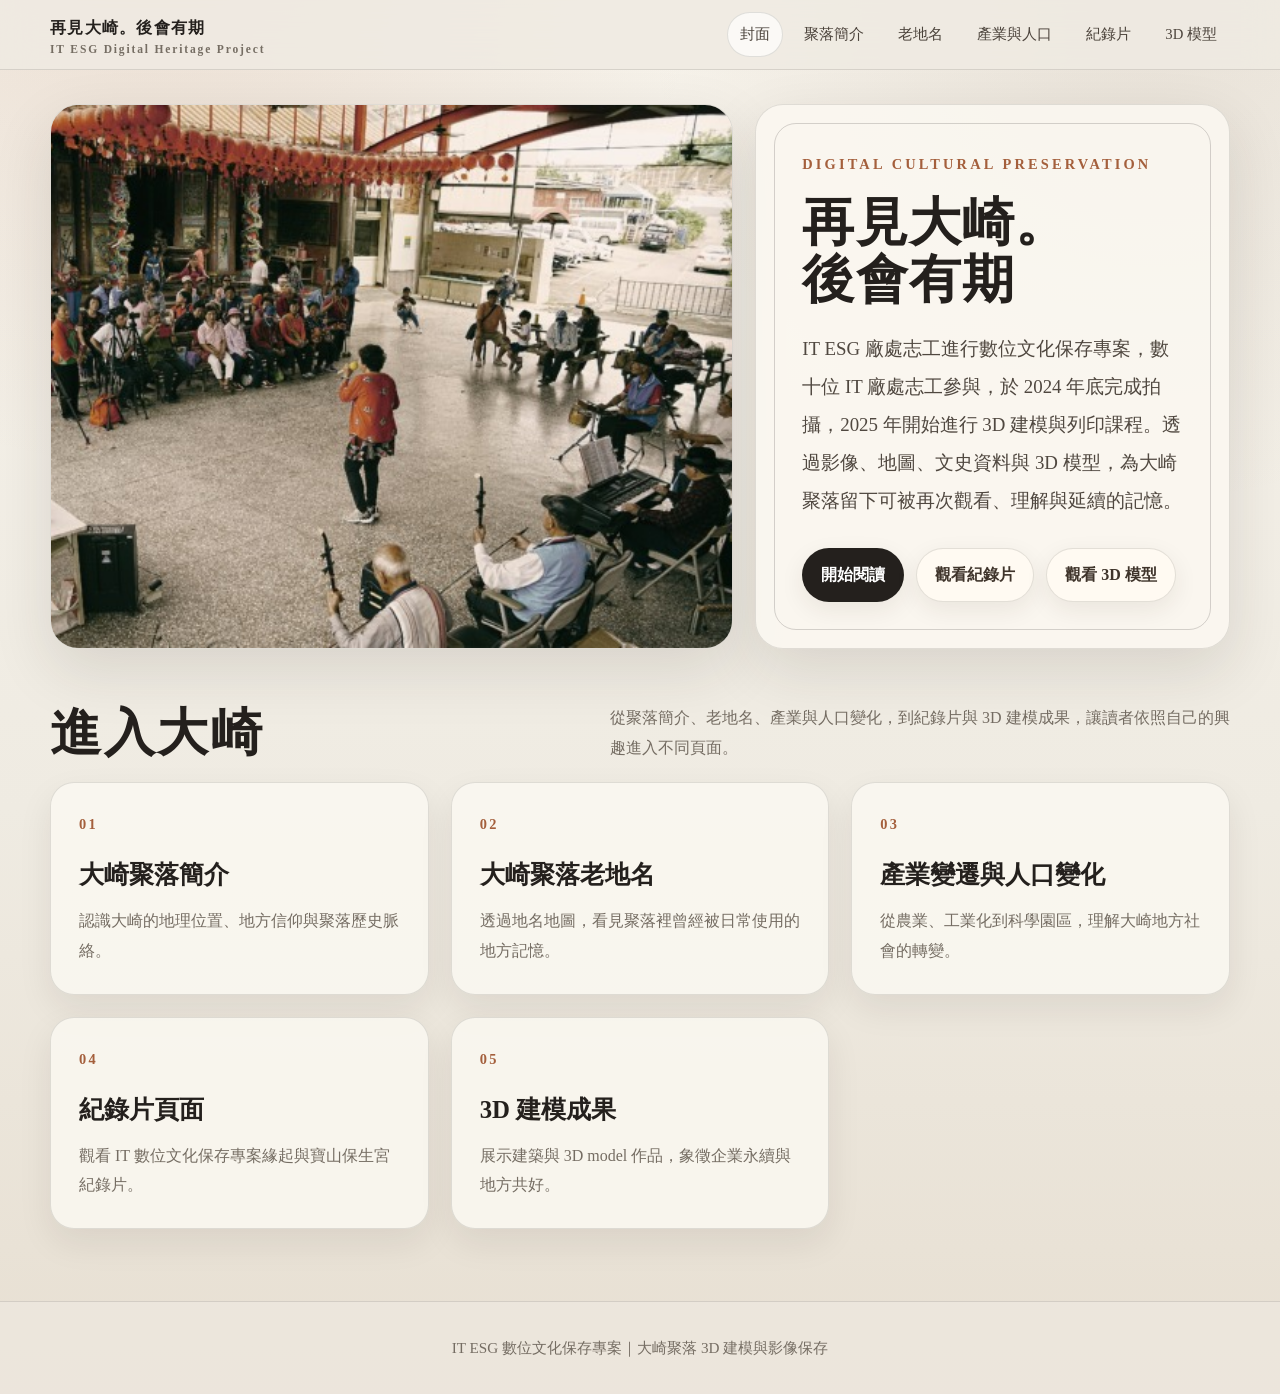
<file: index.html>
<!doctype html>
<html lang="zh-Hant-TW">
<head>
  <meta charset="utf-8" />
  <meta name="viewport" content="width=device-width, initial-scale=1" />
  <title>再見大崎。後會有期｜IT ESG 數位文化保存專案</title>
  <meta name="description" content="IT ESG 廠處志工進行數位文化保存專案，透過影像、文史資料與 3D 建模保存大崎聚落記憶。" />
  <link rel="stylesheet" href="assets/style.css" />
</head>
<body>
<header class="site-header">
  <nav class="nav">
    <a class="brand" href="index.html">再見大崎。後會有期<small>IT ESG Digital Heritage Project</small></a>
    <div class="nav-links">
      <a class="active" href="index.html">封面</a>
      <a href="intro.html">聚落簡介</a>
      <a href="placenames.html">老地名</a>
      <a href="industry.html">產業與人口</a>
      <a href="documentary.html">紀錄片</a>
      <a href="models.html">3D 模型</a>
    </div>
  </nav>
</header>

<main class="container">
  <section class="hero">
    <div class="hero-photo"><img src="assets/cover-photo.jpg" alt="大崎聚落活動影像：廟埕、山歌與地方居民" /></div>
    <div class="panel">
      <p class="kicker">DIGITAL CULTURAL PRESERVATION</p>
      <h1 class="cover-title"><span>再見大崎。</span><span>後會有期</span></h1>
      <p class="lead">IT ESG 廠處志工進行數位文化保存專案，數十位 IT 廠處志工參與，於 2024 年底完成拍攝，2025 年開始進行 3D 建模與列印課程。透過影像、地圖、文史資料與 3D 模型，為大崎聚落留下可被再次觀看、理解與延續的記憶。</p>
      <div class="button-row">
        <a class="btn primary" href="#pages">開始閱讀</a>
        <a class="btn" href="documentary.html">觀看紀錄片</a>
        <a class="btn" href="models.html">觀看 3D 模型</a>
      </div>
    </div>
  </section>

  <section id="pages">
    <div class="section-head">
      <h2>進入大崎</h2>
      <p>從聚落簡介、老地名、產業與人口變化，到紀錄片與 3D 建模成果，讓讀者依照自己的興趣進入不同頁面。</p>
    </div>
    <div class="grid three">
      <a class="menu-card" href="intro.html"><span class="num">01</span><div><h3>大崎聚落簡介</h3><p>認識大崎的地理位置、地方信仰與聚落歷史脈絡。</p></div></a>
      <a class="menu-card" href="placenames.html"><span class="num">02</span><div><h3>大崎聚落老地名</h3><p>透過地名地圖，看見聚落裡曾經被日常使用的地方記憶。</p></div></a>
      <a class="menu-card" href="industry.html"><span class="num">03</span><div><h3>產業變遷與人口變化</h3><p>從農業、工業化到科學園區，理解大崎地方社會的轉變。</p></div></a>
      <a class="menu-card" href="documentary.html"><span class="num">04</span><div><h3>紀錄片頁面</h3><p>觀看 IT 數位文化保存專案緣起與寶山保生宮紀錄片。</p></div></a>
      <a class="menu-card" href="models.html"><span class="num">05</span><div><h3>3D 建模成果</h3><p>展示建築與 3D model 作品，象徵企業永續與地方共好。</p></div></a>
    </div>
  </section>
</main>
<footer class="footer">IT ESG 數位文化保存專案｜大崎聚落 3D 建模與影像保存</footer>
</body>
</html>
</file>
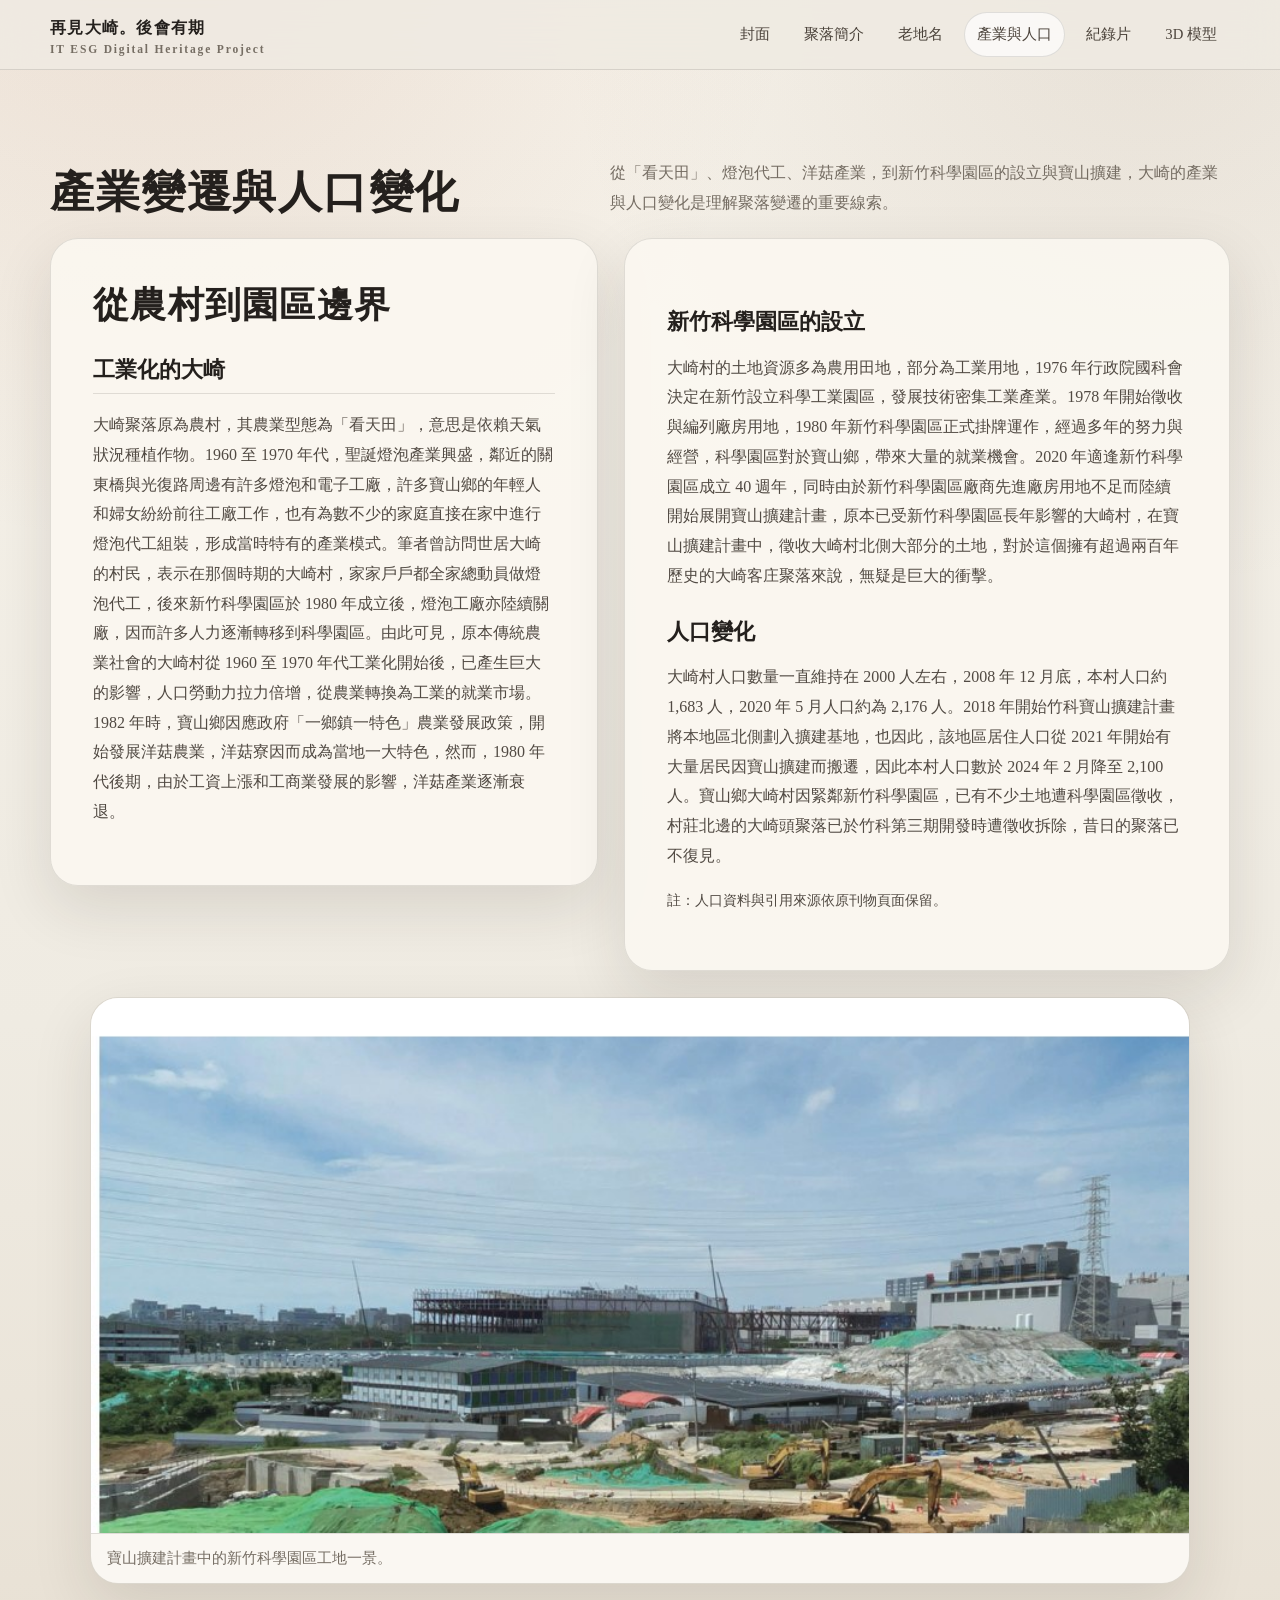
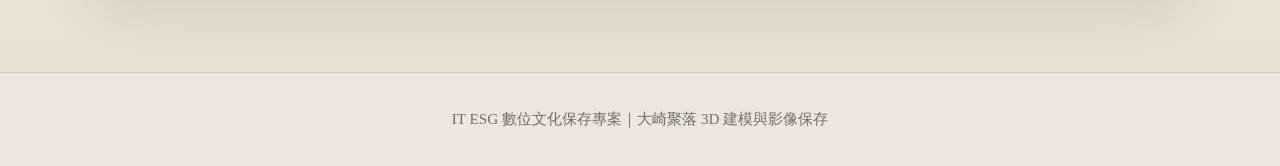
<file: industry.html>
<!doctype html>
<html lang="zh-Hant-TW">
<head>
  <meta charset="utf-8" />
  <meta name="viewport" content="width=device-width, initial-scale=1" />
  <title>產業變遷與人口變化｜再見大崎。後會有期</title>
  <link rel="stylesheet" href="assets/style.css" />
</head>
<body>
<header class="site-header"><nav class="nav"><a class="brand" href="index.html">再見大崎。後會有期<small>IT ESG Digital Heritage Project</small></a><div class="nav-links"><a href="index.html">封面</a><a href="intro.html">聚落簡介</a><a href="placenames.html">老地名</a><a class="active" href="industry.html">產業與人口</a><a href="documentary.html">紀錄片</a><a href="models.html">3D 模型</a></div></nav></header>
<main class="container">
  <div class="section-head"><h2 class="no-wrap-title">產業變遷與人口變化</h2><p>從「看天田」、燈泡代工、洋菇產業，到新竹科學園區的設立與寶山擴建，大崎的產業與人口變化是理解聚落變遷的重要線索。</p></div>

  <section class="content-layout">
    <article class="text-card">
      <h2 class="compact-title">從農村到園區邊界</h2>
      <div class="article-section"><h3>工業化的大崎</h3><p>大崎聚落原為農村，其農業型態為「看天田」，意思是依賴天氣狀況種植作物。1960 至 1970 年代，聖誕燈泡產業興盛，鄰近的關東橋與光復路周邊有許多燈泡和電子工廠，許多寶山鄉的年輕人和婦女紛紛前往工廠工作，也有為數不少的家庭直接在家中進行燈泡代工組裝，形成當時特有的產業模式。筆者曾訪問世居大崎的村民，表示在那個時期的大崎村，家家戶戶都全家總動員做燈泡代工，後來新竹科學園區於 1980 年成立後，燈泡工廠亦陸續關廠，因而許多人力逐漸轉移到科學園區。由此可見，原本傳統農業社會的大崎村從 1960 至 1970 年代工業化開始後，已產生巨大的影響，人口勞動力拉力倍增，從農業轉換為工業的就業市場。1982 年時，寶山鄉因應政府「一鄉鎮一特色」農業發展政策，開始發展洋菇農業，洋菇寮因而成為當地一大特色，然而，1980 年代後期，由於工資上漲和工商業發展的影響，洋菇產業逐漸衰退。</p></div>
    </article>
    <article class="text-card">
      <h3>新竹科學園區的設立</h3><p>大崎村的土地資源多為農用田地，部分為工業用地，1976 年行政院國科會決定在新竹設立科學工業園區，發展技術密集工業產業。1978 年開始徵收與編列廠房用地，1980 年新竹科學園區正式掛牌運作，經過多年的努力與經營，科學園區對於寶山鄉，帶來大量的就業機會。2020 年適逢新竹科學園區成立 40 週年，同時由於新竹科學園區廠商先進廠房用地不足而陸續開始展開寶山擴建計畫，原本已受新竹科學園區長年影響的大崎村，在寶山擴建計畫中，徵收大崎村北側大部分的土地，對於這個擁有超過兩百年歷史的大崎客庄聚落來說，無疑是巨大的衝擊。</p>
      <h3>人口變化</h3><p>大崎村人口數量一直維持在 2000 人左右，2008 年 12 月底，本村人口約 1,683 人，2020 年 5 月人口約為 2,176 人。2018 年開始竹科寶山擴建計畫將本地區北側劃入擴建基地，也因此，該地區居住人口從 2021 年開始有大量居民因寶山擴建而搬遷，因此本村人口數於 2024 年 2 月降至 2,100 人。寶山鄉大崎村因緊鄰新竹科學園區，已有不少土地遭科學園區徵收，村莊北邊的大崎頭聚落已於竹科第三期開發時遭徵收拆除，昔日的聚落已不復見。</p><p class="source-note">註：人口資料與引用來源依原刊物頁面保留。</p>
    </article>
  </section>

  <section class="full-width-feature article-section">
    <figure class="image-card"><img src="assets/industry-construction.jpg" alt="寶山擴建計畫中的新竹科學園區工地一景" /><figcaption class="caption">寶山擴建計畫中的新竹科學園區工地一景。</figcaption></figure>
  </section>
</main>
<footer class="footer">IT ESG 數位文化保存專案｜大崎聚落 3D 建模與影像保存</footer>
</body>
</html>
</file>
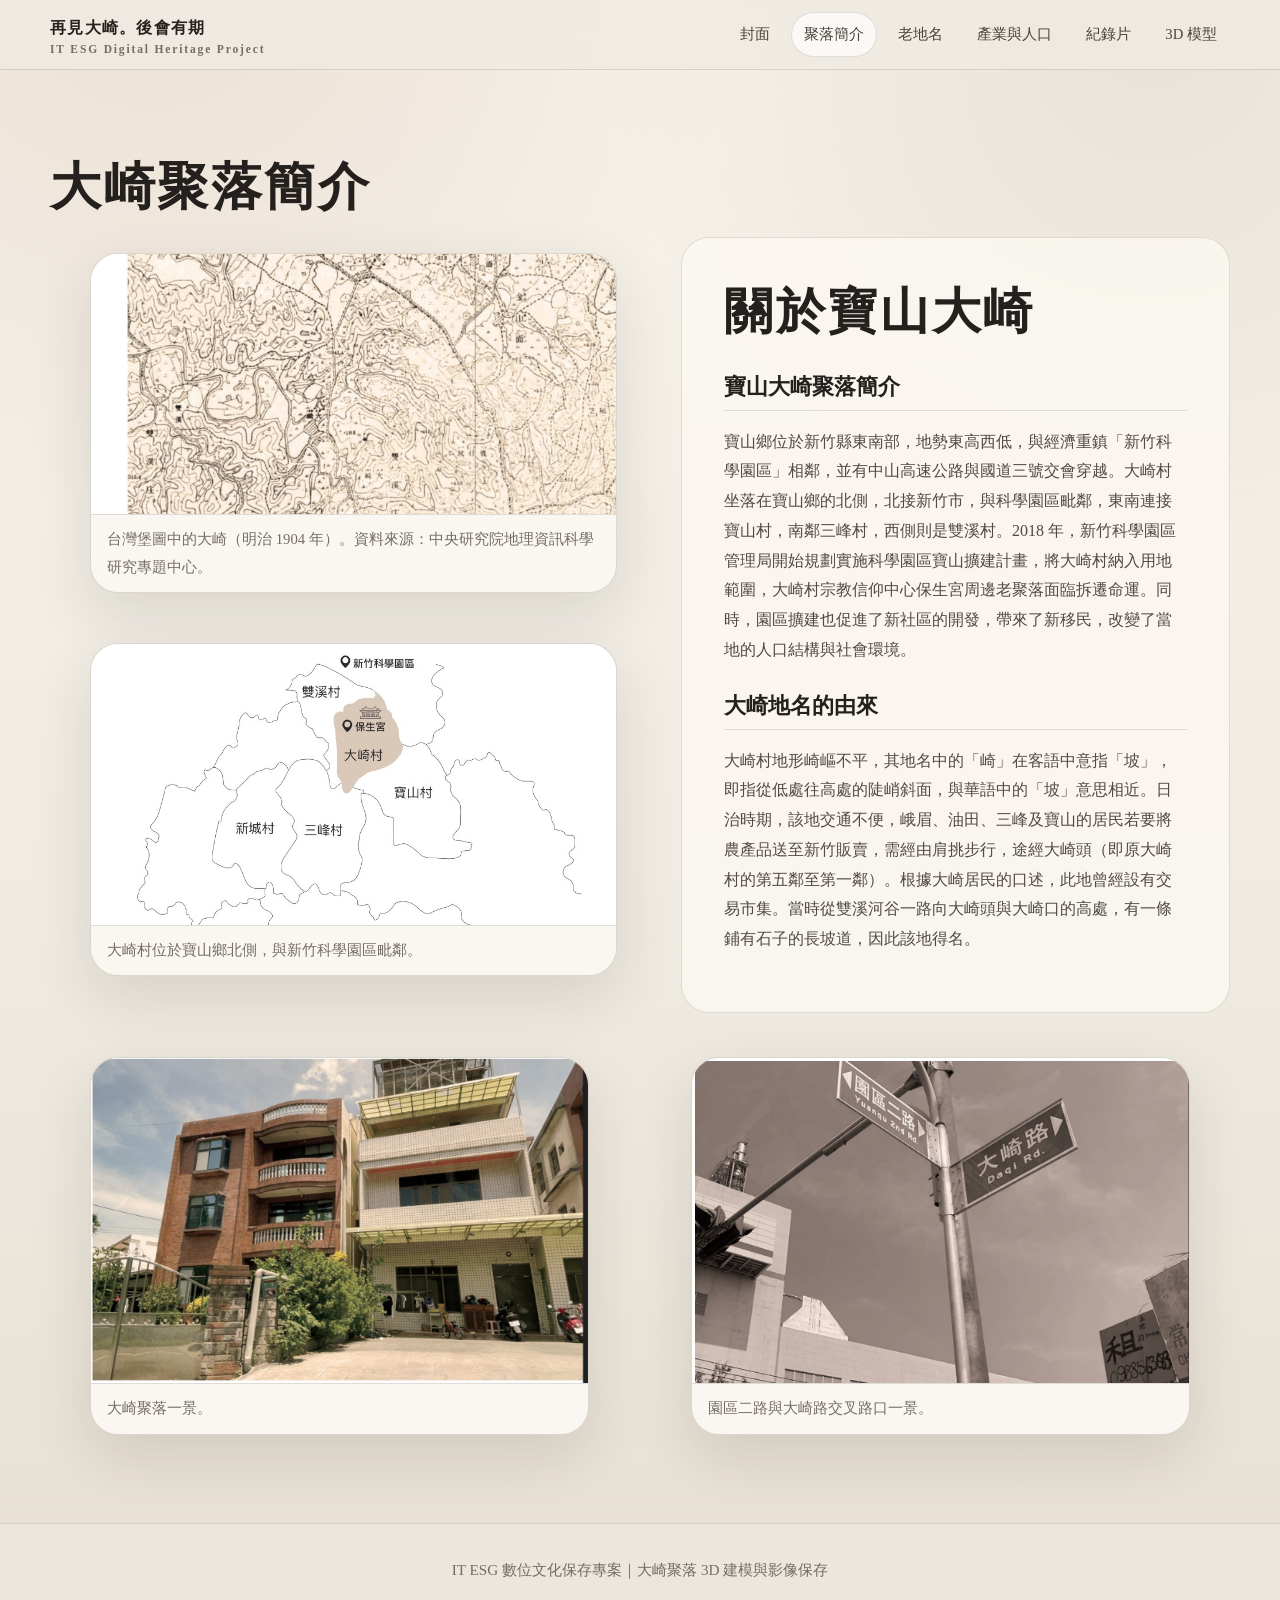
<file: intro.html>
<!doctype html>
<html lang="zh-Hant-TW">
<head>
  <meta charset="utf-8" />
  <meta name="viewport" content="width=device-width, initial-scale=1" />
  <title>大崎聚落簡介｜再見大崎。後會有期</title>
  <link rel="stylesheet" href="assets/style.css" />
</head>
<body>
<header class="site-header"><nav class="nav"><a class="brand" href="index.html">再見大崎。後會有期<small>IT ESG Digital Heritage Project</small></a><div class="nav-links"><a href="index.html">封面</a><a class="active" href="intro.html">聚落簡介</a><a href="placenames.html">老地名</a><a href="industry.html">產業與人口</a><a href="documentary.html">紀錄片</a><a href="models.html">3D 模型</a></div></nav></header>
<main class="container">
  <div class="section-head no-desc"><h2>大崎聚落簡介</h2></div>

  <section class="map-feature">
    <div class="image-stack">
      <figure class="image-card"><img src="assets/intro-taiwan-map.jpg" alt="台灣堡圖中的大崎，明治1904年" /><figcaption class="caption">台灣堡圖中的大崎（明治 1904 年）。資料來源：中央研究院地理資訊科學研究專題中心。</figcaption></figure>
      <figure class="image-card"><img src="assets/intro-location-map.jpg" alt="大崎村、保生宮與新竹科學園區位置圖" /><figcaption class="caption">大崎村位於寶山鄉北側，與新竹科學園區毗鄰。</figcaption></figure>
    </div>
    <article class="text-card">
      <h2>關於寶山大崎</h2>
      <div class="article-section">
        <h3>寶山大崎聚落簡介</h3>
        <p>寶山鄉位於新竹縣東南部，地勢東高西低，與經濟重鎮「新竹科學園區」相鄰，並有中山高速公路與國道三號交會穿越。大崎村坐落在寶山鄉的北側，北接新竹市，與科學園區毗鄰，東南連接寶山村，南鄰三峰村，西側則是雙溪村。2018 年，新竹科學園區管理局開始規劃實施科學園區寶山擴建計畫，將大崎村納入用地範圍，大崎村宗教信仰中心保生宮周邊老聚落面臨拆遷命運。同時，園區擴建也促進了新社區的開發，帶來了新移民，改變了當地的人口結構與社會環境。</p>
      </div>
      <div class="article-section">
        <h3>大崎地名的由來</h3>
        <p>大崎村地形崎嶇不平，其地名中的「崎」在客語中意指「坡」，即指從低處往高處的陡峭斜面，與華語中的「坡」意思相近。日治時期，該地交通不便，峨眉、油田、三峰及寶山的居民若要將農產品送至新竹販賣，需經由肩挑步行，途經大崎頭（即原大崎村的第五鄰至第一鄰）。根據大崎居民的口述，此地曾經設有交易市集。當時從雙溪河谷一路向大崎頭與大崎口的高處，有一條鋪有石子的長坡道，因此該地得名。</p>
      </div>
    </article>
  </section>

  <section class="grid two">
    <figure class="image-card"><img src="assets/intro-old-settlement.jpg" alt="大崎老聚落一景" /><figcaption class="caption">大崎聚落一景。</figcaption></figure>
    <figure class="image-card"><img src="assets/intro-road.jpg" alt="園區二路與大崎路交叉路口一景" /><figcaption class="caption">園區二路與大崎路交叉路口一景。</figcaption></figure>
  </section>
</main>
<footer class="footer">IT ESG 數位文化保存專案｜大崎聚落 3D 建模與影像保存</footer>
</body>
</html>
</file>
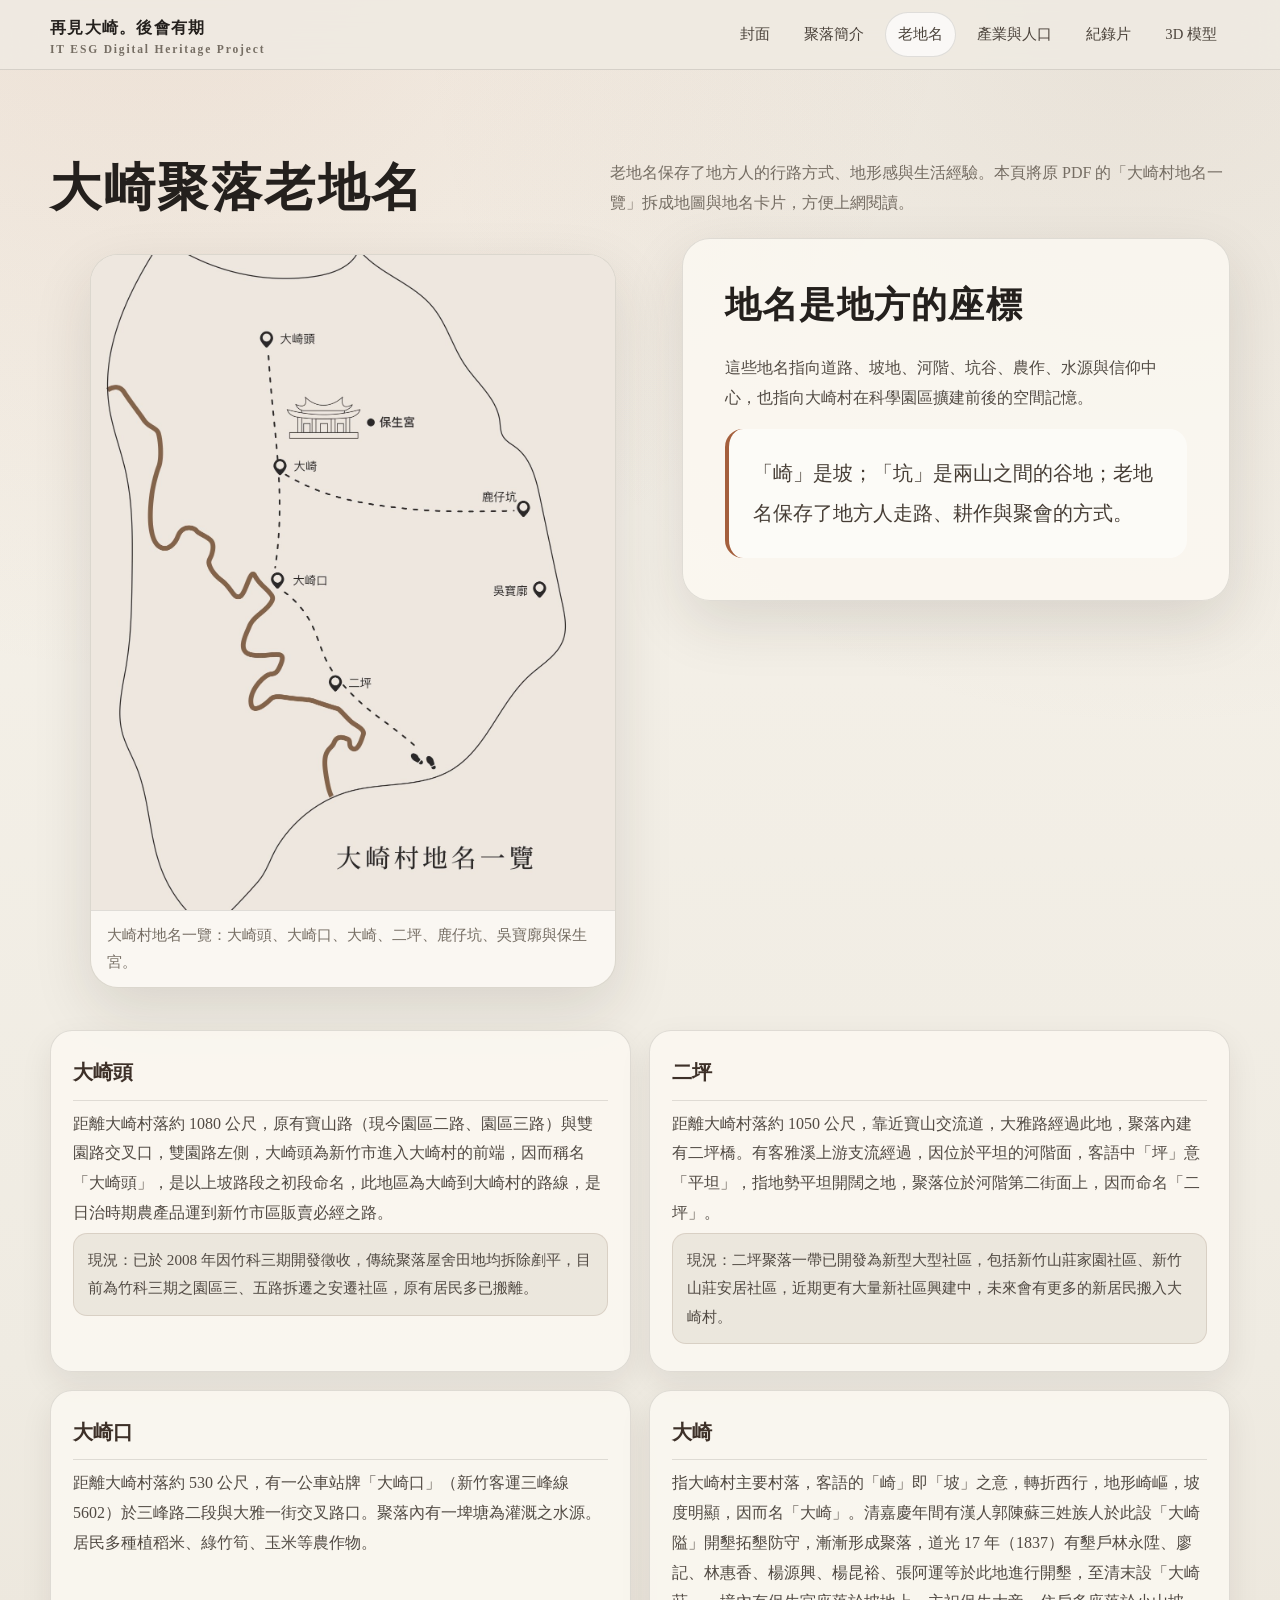
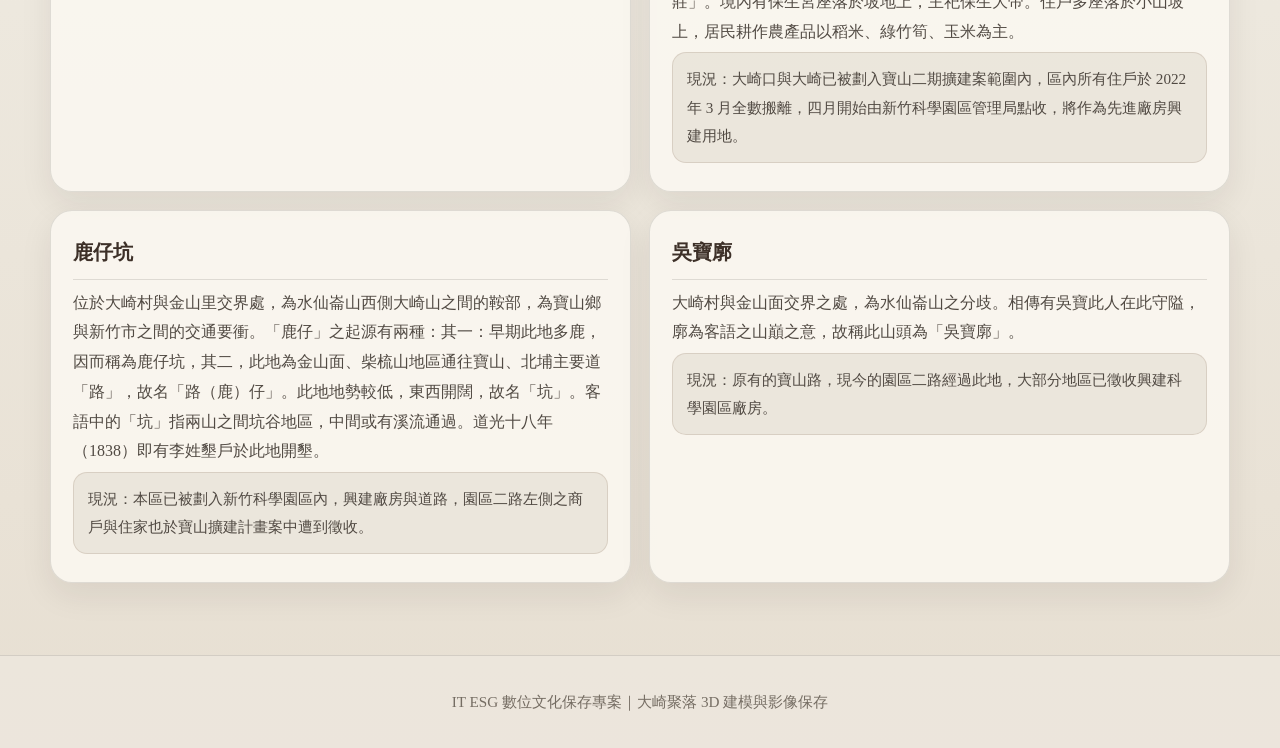
<file: placenames.html>
<!doctype html>
<html lang="zh-Hant-TW">
<head>
  <meta charset="utf-8" />
  <meta name="viewport" content="width=device-width, initial-scale=1" />
  <title>大崎聚落老地名｜再見大崎。後會有期</title>
  <link rel="stylesheet" href="assets/style.css" />
</head>
<body>
<header class="site-header"><nav class="nav"><a class="brand" href="index.html">再見大崎。後會有期<small>IT ESG Digital Heritage Project</small></a><div class="nav-links"><a href="index.html">封面</a><a href="intro.html">聚落簡介</a><a class="active" href="placenames.html">老地名</a><a href="industry.html">產業與人口</a><a href="documentary.html">紀錄片</a><a href="models.html">3D 模型</a></div></nav></header>
<main class="container">
  <div class="section-head"><h2>大崎聚落老地名</h2><p>老地名保存了地方人的行路方式、地形感與生活經驗。本頁將原 PDF 的「大崎村地名一覽」拆成地圖與地名卡片，方便上網閱讀。</p></div>

  <section class="content-layout flip">
    <figure class="image-card"><img src="assets/placenames-map.jpg" alt="大崎村地名一覽地圖" /><figcaption class="caption">大崎村地名一覽：大崎頭、大崎口、大崎、二坪、鹿仔坑、吳寶廓與保生宮。</figcaption></figure>
    <article class="text-card">
      <h2 class="compact-title">地名是地方的座標</h2>
      <p>這些地名指向道路、坡地、河階、坑谷、農作、水源與信仰中心，也指向大崎村在科學園區擴建前後的空間記憶。</p>
      <div class="quote">「崎」是坡；「坑」是兩山之間的谷地；老地名保存了地方人走路、耕作與聚會的方式。</div>
    </article>
  </section>

  <section class="article-section">
    <div class="place-list">
      <article class="place-card"><h3>大崎頭</h3><p>距離大崎村落約 1080 公尺，原有寶山路（現今園區二路、園區三路）與雙園路交叉口，雙園路左側，大崎頭為新竹市進入大崎村的前端，因而稱名「大崎頭」，是以上坡路段之初段命名，此地區為大崎到大崎村的路線，是日治時期農產品運到新竹市區販賣必經之路。</p><p class="status">現況：已於 2008 年因竹科三期開發徵收，傳統聚落屋舍田地均拆除剷平，目前為竹科三期之園區三、五路拆遷之安遷社區，原有居民多已搬離。</p></article>
      <article class="place-card"><h3>二坪</h3><p>距離大崎村落約 1050 公尺，靠近寶山交流道，大雅路經過此地，聚落內建有二坪橋。有客雅溪上游支流經過，因位於平坦的河階面，客語中「坪」意「平坦」，指地勢平坦開闊之地，聚落位於河階第二街面上，因而命名「二坪」。</p><p class="status">現況：二坪聚落一帶已開發為新型大型社區，包括新竹山莊家園社區、新竹山莊安居社區，近期更有大量新社區興建中，未來會有更多的新居民搬入大崎村。</p></article>
      <article class="place-card"><h3>大崎口</h3><p>距離大崎村落約 530 公尺，有一公車站牌「大崎口」（新竹客運三峰線 5602）於三峰路二段與大雅一街交叉路口。聚落內有一埤塘為灌溉之水源。居民多種植稻米、綠竹筍、玉米等農作物。</p></article>
      <article class="place-card"><h3>大崎</h3><p>指大崎村主要村落，客語的「崎」即「坡」之意，轉折西行，地形崎嶇，坡度明顯，因而名「大崎」。清嘉慶年間有漢人郭陳蘇三姓族人於此設「大崎隘」開墾拓墾防守，漸漸形成聚落，道光 17 年（1837）有墾戶林永陞、廖記、林惠香、楊源興、楊昆裕、張阿運等於此地進行開墾，至清末設「大崎莊」。境內有保生宮座落於坡地上，主祀保生大帝。住戶多座落於小山坡上，居民耕作農產品以稻米、綠竹筍、玉米為主。</p><p class="status">現況：大崎口與大崎已被劃入寶山二期擴建案範圍內，區內所有住戶於 2022 年 3 月全數搬離，四月開始由新竹科學園區管理局點收，將作為先進廠房興建用地。</p></article>
      <article class="place-card"><h3>鹿仔坑</h3><p>位於大崎村與金山里交界處，為水仙崙山西側大崎山之間的鞍部，為寶山鄉與新竹市之間的交通要衝。「鹿仔」之起源有兩種：其一：早期此地多鹿，因而稱為鹿仔坑，其二，此地為金山面、柴梳山地區通往寶山、北埔主要道「路」，故名「路（鹿）仔」。此地地勢較低，東西開闊，故名「坑」。客語中的「坑」指兩山之間坑谷地區，中間或有溪流通過。道光十八年（1838）即有李姓墾戶於此地開墾。</p><p class="status">現況：本區已被劃入新竹科學園區內，興建廠房與道路，園區二路左側之商戶與住家也於寶山擴建計畫案中遭到徵收。</p></article>
      <article class="place-card"><h3>吳寶廓</h3><p>大崎村與金山面交界之處，為水仙崙山之分歧。相傳有吳寶此人在此守隘，廓為客語之山巔之意，故稱此山頭為「吳寶廓」。</p><p class="status">現況：原有的寶山路，現今的園區二路經過此地，大部分地區已徵收興建科學園區廠房。</p></article>
    </div>
  </section>
</main>
<footer class="footer">IT ESG 數位文化保存專案｜大崎聚落 3D 建模與影像保存</footer>
</body>
</html>
</file>
<file: assets/style.css>
:root{
  --bg:#efebe2;
  --paper:#fbf8f1;
  --paper2:#f5efe5;
  --ink:#24201d;
  --muted:#756d63;
  --line:#2b272321;
  --accent:#846b55;
  --accent2:#a45f3c;
  --shadow:0 22px 60px rgba(38,31,23,.12);
  --radius:28px;
}
*{box-sizing:border-box}
html{scroll-behavior:smooth}
body{
  margin:0;color:var(--ink);
  background:
    radial-gradient(circle at 12% -6%, rgba(164,95,60,.14), transparent 30%),
    radial-gradient(circle at 90% 0%, rgba(132,107,85,.13), transparent 28%),
    linear-gradient(180deg,#f7f3eb 0%, var(--bg) 58%, #e7dfd2 100%);
  font-family:"Noto Serif TC","Songti TC","PMingLiU","Noto Sans TC","PingFang TC","Microsoft JhengHei",serif;
  line-height:1.86;
}
a{color:inherit;text-decoration:none}
img{display:block;max-width:100%}
.site-header{position:sticky;top:0;z-index:20;backdrop-filter:blur(16px);background:rgba(239,235,226,.86);border-bottom:1px solid var(--line)}
.nav{width:min(1180px,calc(100% - 32px));margin:auto;display:flex;align-items:center;justify-content:space-between;gap:18px;padding:12px 0}
.brand{font-weight:800;letter-spacing:.08em;white-space:nowrap}.brand small{display:block;color:var(--muted);font-size:.72rem;letter-spacing:.16em;font-weight:600;line-height:1.2}
.nav-links{display:flex;gap:8px;align-items:center;flex-wrap:wrap;justify-content:flex-end}.nav-links a{padding:8px 12px;border-radius:999px;color:#4b433b;font-size:.92rem;border:1px solid transparent}.nav-links a:hover,.nav-links a.active{background:rgba(255,255,255,.65);border-color:var(--line)}
.container{width:min(1180px,calc(100% - 32px));margin:auto;padding:34px 0 72px}
.hero{display:grid;grid-template-columns:minmax(0,1.18fr) minmax(300px,.82fr);gap:22px;align-items:stretch}.hero-photo,.panel,.image-card,.text-card,.model-card,.video-card,.place-card{border:1px solid var(--line);background:rgba(251,248,241,.88);border-radius:var(--radius);box-shadow:var(--shadow);overflow:hidden}.hero-photo img{width:100%;height:100%;object-fit:cover;min-height:520px;object-position:center center}.panel{padding:clamp(24px,3.6vw,46px);display:flex;flex-direction:column;justify-content:center;position:relative}.panel:before{content:"";position:absolute;inset:18px;border:1px solid rgba(36,32,29,.18);border-radius:22px;pointer-events:none}.kicker{font-size:.9rem;letter-spacing:.22em;color:var(--accent2);font-weight:800;margin:0 0 16px}.cover-title{writing-mode:horizontal-tb;max-height:none;font-size:clamp(2.05rem,4.1vw,4.25rem);line-height:1.08;letter-spacing:.025em;margin:0 0 22px;font-weight:600;white-space:normal;overflow-wrap:normal}.cover-title span{display:block;white-space:nowrap}.lead{font-size:clamp(1.03rem,1.5vw,1.18rem);color:#504840;margin:0;line-height:2.02}.button-row{display:flex;gap:12px;flex-wrap:wrap;margin-top:28px}.btn{display:inline-flex;align-items:center;justify-content:center;padding:11px 18px;border-radius:999px;border:1px solid var(--line);background:#fffaf2;color:#3f342b;font-weight:800;box-shadow:0 8px 24px rgba(52,40,30,.08)}.btn.primary{background:var(--ink);color:#fff}
.section-head{margin:54px 0 20px;display:flex;align-items:end;justify-content:space-between;gap:24px}.section-head h2{margin:0;font-size:clamp(2rem,4vw,3.8rem);line-height:1.15;font-weight:600;letter-spacing:.05em}.section-head p{margin:0;color:var(--muted);max-width:620px}.grid{display:grid;gap:22px}.grid.two{grid-template-columns:repeat(2,minmax(0,1fr))}.grid.three{grid-template-columns:repeat(3,minmax(0,1fr))}.grid.auto{grid-template-columns:repeat(auto-fit,minmax(260px,1fr))}
.menu-card{padding:28px;border:1px solid var(--line);border-radius:24px;background:rgba(251,248,241,.84);box-shadow:0 14px 34px rgba(38,31,23,.08);min-height:210px;display:flex;flex-direction:column;justify-content:space-between;transition:.18s transform,.18s box-shadow}.menu-card:hover{transform:translateY(-4px);box-shadow:0 22px 48px rgba(38,31,23,.13)}.menu-card .num{font-size:.9rem;color:var(--accent2);font-weight:900;letter-spacing:.16em}.menu-card h3{font-size:1.55rem;margin:14px 0 8px}.menu-card p{margin:0;color:var(--muted)}
.content-layout{display:grid;grid-template-columns:minmax(0,.95fr) minmax(330px,1.05fr);gap:26px;align-items:start}.content-layout.flip{grid-template-columns:minmax(330px,1.05fr) minmax(0,.95fr)}.text-card{padding:clamp(24px,4vw,42px)}.text-card h2,.text-card h3{line-height:1.35}.text-card h2{font-size:clamp(2rem,3.8vw,3.7rem);margin:0 0 24px;font-weight:600;letter-spacing:.06em}.text-card h3{font-size:1.38rem;margin:26px 0 8px}.text-card p{color:#514a43}.text-card ul{padding-left:1.2em;color:#514a43}.text-card li{margin:.35em 0}.image-card{background:#f6f1e8}.image-card img{width:100%;height:auto}.caption{padding:11px 16px;color:var(--muted);font-size:.92rem;border-top:1px solid var(--line);background:rgba(255,255,255,.4)}.full-image{border-radius:var(--radius);overflow:hidden;border:1px solid var(--line);box-shadow:var(--shadow);background:#fff}.full-image img{width:100%}.quote{font-size:1.24rem;line-height:2.05;padding:24px;border-left:4px solid var(--accent2);background:rgba(255,255,255,.55);border-radius:18px;color:#463d35}.source-note{font-size:.9rem;color:var(--muted);margin-top:14px}
.article-section{margin-top:26px}.article-section h3{border-bottom:1px solid var(--line);padding-bottom:8px}.map-feature{display:grid;grid-template-columns:minmax(0,1.05fr) minmax(300px,.95fr);gap:24px;align-items:start;margin:20px 0 28px}.map-feature .text-card{box-shadow:none}.image-stack{display:grid;gap:18px}.place-list{display:grid;grid-template-columns:repeat(2,minmax(0,1fr));gap:18px}.place-card{padding:22px;border-radius:22px;box-shadow:0 12px 32px rgba(38,31,23,.08)}.place-card h3{margin:0 0 8px;font-size:1.28rem;color:#3d3028}.place-card p{margin:.35em 0;color:#514a43}.status{margin-top:12px;padding:12px 14px;border-radius:14px;background:rgba(132,107,85,.11);color:#5a4d43;border:1px solid rgba(132,107,85,.18);font-size:.95rem}.minor{font-size:.92rem;color:var(--muted)}
.video-grid{display:grid;grid-template-columns:repeat(2,minmax(0,1fr));gap:24px}.video-card{padding:18px}.video-card h3{font-size:1.35rem;margin:4px 4px 12px}.video-card p{color:var(--muted);margin:0 4px 14px}.video-box{aspect-ratio:16/9;width:100%;border:0;border-radius:20px;background:#2d2925;overflow:hidden;box-shadow:0 12px 36px rgba(38,31,23,.14)}.notice{padding:16px 18px;border:1px dashed rgba(164,95,60,.45);border-radius:18px;background:rgba(255,250,242,.78);color:#5a4d43}
model-viewer{width:100%;height:520px;min-height:420px;background:linear-gradient(180deg,#faf7ef,#e8dfd2);--poster-color:transparent}.model-card .body{padding:22px}.model-card h3{margin:0 0 8px;font-size:1.45rem}.model-card p{margin:0;color:var(--muted)}.footer{border-top:1px solid var(--line);padding:32px 0;color:var(--muted);text-align:center;font-size:.95rem;background:rgba(239,235,226,.62)}.vertical-title{writing-mode:vertical-rl;letter-spacing:.08em;font-size:clamp(2.6rem,5vw,5rem);line-height:1.35;margin:0 auto;color:#29231f}
@media (max-width:1060px){.cover-title{font-size:clamp(1.95rem,4.6vw,3.55rem)}}
@media (max-width:900px){.hero,.content-layout,.content-layout.flip,.grid.two,.grid.three,.map-feature,.video-grid,.place-list{grid-template-columns:1fr}.hero-photo img{min-height:320px}.nav{align-items:flex-start;flex-direction:column}.nav-links{justify-content:flex-start}.section-head{display:block}.section-head p{margin-top:12px}model-viewer{height:440px}.vertical-title{writing-mode:horizontal-tb;margin:0;text-align:left}.cover-title span{white-space:normal}}
@media (max-width:520px){.cover-title{font-size:clamp(1.75rem,9.2vw,2.65rem);letter-spacing:.01em}.panel{padding:28px 22px}.container{width:min(100% - 22px,1180px)}}


/* --- 2026-07 revision: prevent title wrapping, simplify video page, larger construction image --- */
.no-wrap-title{white-space:nowrap;font-size:clamp(1.65rem,3vw,2.75rem)!important;letter-spacing:.035em!important;line-height:1.18!important;}
.section-head h2.no-wrap-title{font-size:clamp(1.8rem,3.4vw,3.05rem)!important;}
.text-card h2.compact-title{white-space:nowrap;font-size:clamp(1.55rem,2.8vw,2.55rem)!important;letter-spacing:.035em!important;}
.section-head.no-desc{align-items:center;}
.full-width-feature{margin-top:26px;}
.full-width-feature .image-card img{width:100%;max-height:680px;object-fit:cover;object-position:center center;}
.video-link-grid{display:grid;grid-template-columns:repeat(2,minmax(0,1fr));gap:24px;margin-top:24px;}
.youtube-link-card{display:block;border:1px solid var(--line);border-radius:24px;background:rgba(251,248,241,.9);box-shadow:var(--shadow);overflow:hidden;transition:.18s transform,.18s box-shadow;}
.youtube-link-card:hover{transform:translateY(-4px);box-shadow:0 24px 60px rgba(38,31,23,.16);}
.youtube-thumb{aspect-ratio:16/9;background:#2d2925;position:relative;overflow:hidden;}
.youtube-thumb img{width:100%;height:100%;object-fit:cover;filter:saturate(.9) contrast(.96);}
.youtube-thumb:after{content:'▶';position:absolute;left:50%;top:50%;transform:translate(-50%,-50%);width:72px;height:72px;border-radius:999px;background:rgba(36,32,29,.82);color:#fff;display:grid;place-items:center;font-size:2rem;padding-left:4px;box-shadow:0 10px 30px rgba(0,0,0,.25);}
.youtube-link-body{padding:22px;}
.youtube-link-body h3{font-size:1.35rem;margin:0 0 8px;line-height:1.35;}
.youtube-link-body p{margin:0 0 16px;color:var(--muted);}
.open-youtube{display:inline-flex;padding:9px 15px;border-radius:999px;background:var(--ink);color:white;font-weight:800;font-size:.94rem;}
@media (max-width:900px){.video-link-grid{grid-template-columns:1fr}.no-wrap-title,.text-card h2.compact-title{white-space:normal!important;}}
@media (max-width:520px){.section-head h2.no-wrap-title{font-size:clamp(1.55rem,8vw,2.2rem)!important;}.text-card h2.compact-title{font-size:clamp(1.45rem,7vw,2rem)!important;}}


/* --- 3D modeling results page --- */
.models-page .compact-section-head{margin-top:42px;margin-bottom:18px;}
.model-intro-card{
  border:1px solid var(--line);
  background:rgba(251,248,241,.9);
  border-radius:var(--radius);
  box-shadow:var(--shadow);
  padding:clamp(24px,4vw,42px);
  margin-top:18px;
}
.model-intro-card h3{font-size:clamp(1.55rem,2.6vw,2.45rem);line-height:1.35;margin:0 0 14px;letter-spacing:.03em;}
.model-intro-card p:last-child{font-size:1.08rem;line-height:2.05;color:#514a43;margin:0;}
.process-grid{display:grid;gap:18px;}
.process-grid.four{grid-template-columns:repeat(4,minmax(0,1fr));}
.process-photo{margin:0;border:1px solid var(--line);border-radius:22px;overflow:hidden;background:rgba(251,248,241,.9);box-shadow:0 12px 34px rgba(38,31,23,.09);}
.process-photo img{width:100%;height:240px;object-fit:cover;object-position:center center;}
.process-photo.tall img{height:260px;}
.process-photo figcaption{padding:11px 14px;font-size:.92rem;color:var(--muted);line-height:1.55;background:rgba(255,255,255,.45);border-top:1px solid var(--line);}
.workshop-layout{display:grid;grid-template-columns:minmax(300px,.8fr) minmax(0,1.2fr);gap:22px;align-items:stretch;}
.workshop-text{height:100%;display:flex;flex-direction:column;justify-content:center;}
.workshop-text h3{font-size:1.55rem;margin-top:0;}
.workshop-photos{display:grid;grid-template-columns:repeat(2,minmax(0,1fr));gap:18px;}
.workshop-photos .process-photo img{height:320px;}
.model-result-grid .model-card .body code{font-family:ui-monospace,SFMono-Regular,Menlo,Consolas,monospace;color:#5d4a3b;background:rgba(132,107,85,.1);padding:.12em .42em;border-radius:8px;}
.model-result-grid model-viewer{height:460px;min-height:360px;}
@media (max-width:1060px){.process-grid.four{grid-template-columns:repeat(2,minmax(0,1fr));}.workshop-layout{grid-template-columns:1fr}.workshop-photos .process-photo img{height:280px;}}
@media (max-width:700px){.process-grid.four,.workshop-photos{grid-template-columns:1fr}.process-photo img,.process-photo.tall img,.workshop-photos .process-photo img{height:auto}.model-result-grid model-viewer{height:420px}}
</file>
